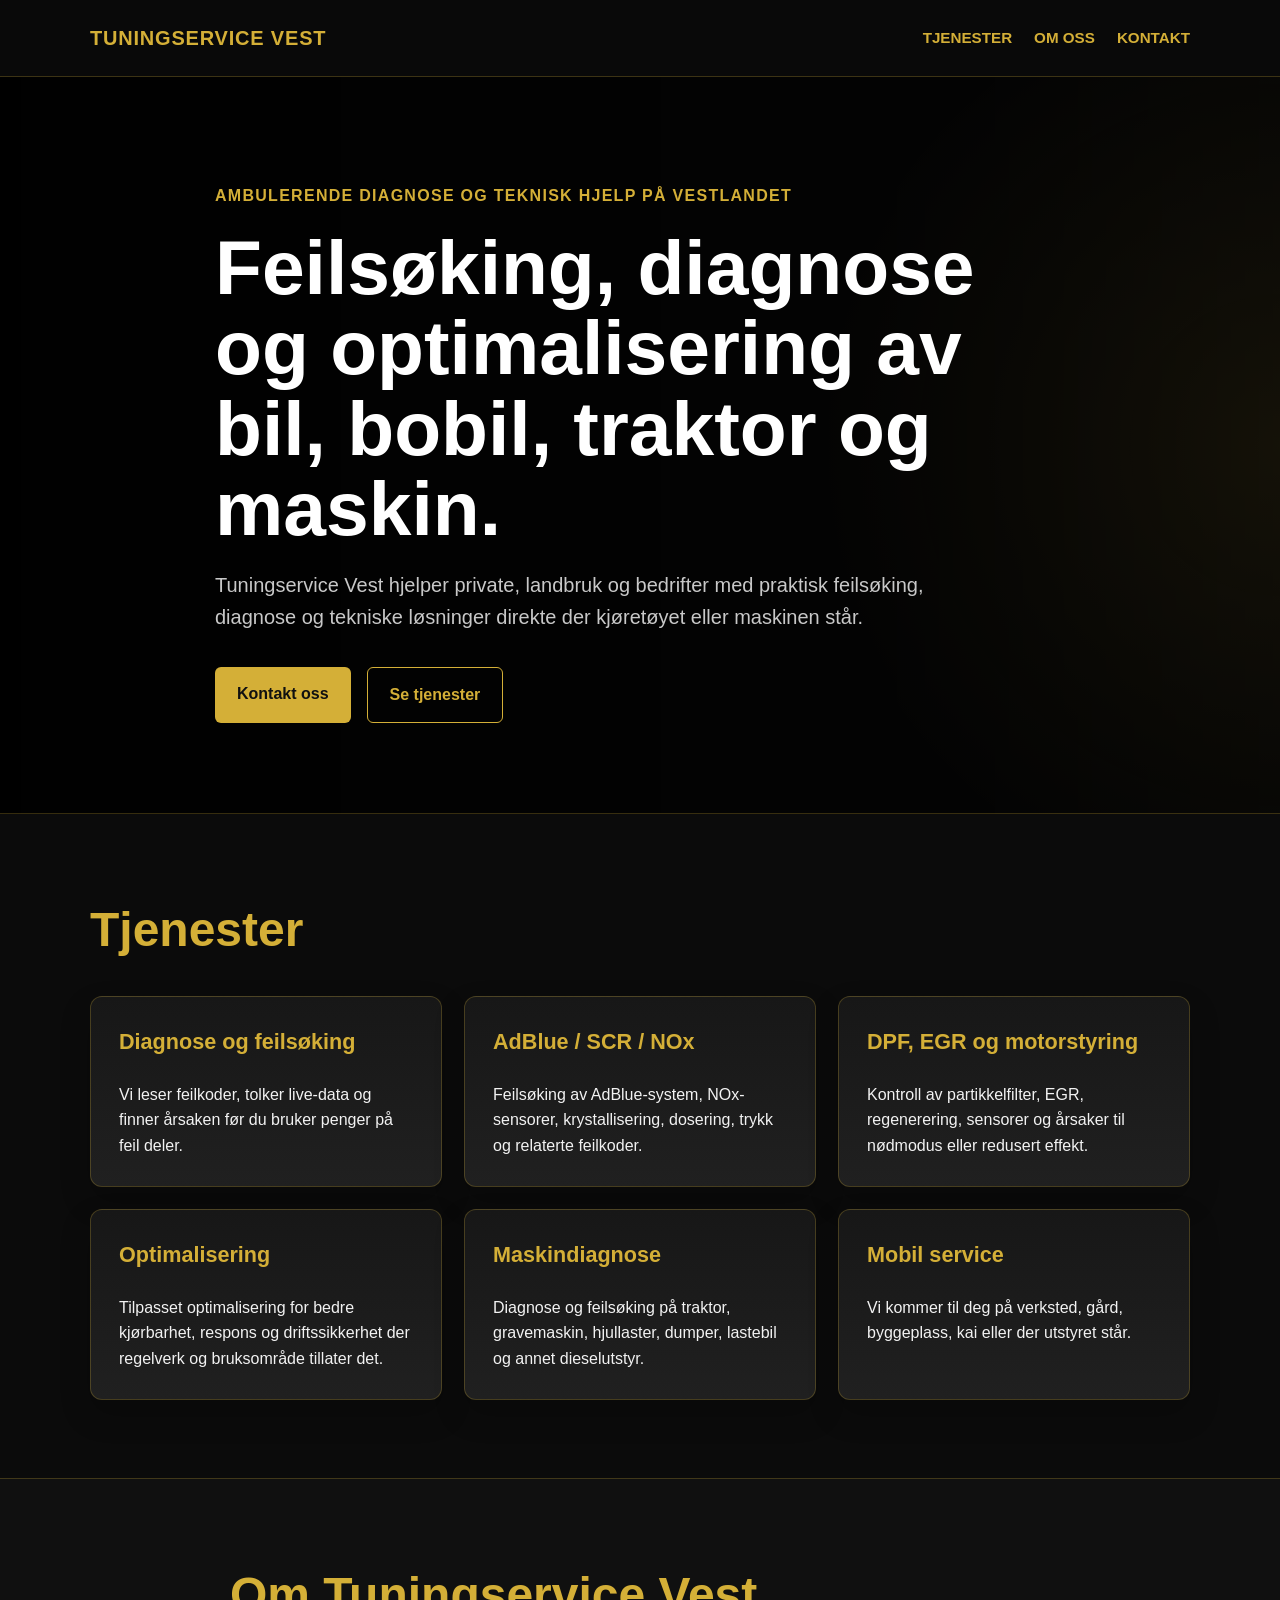
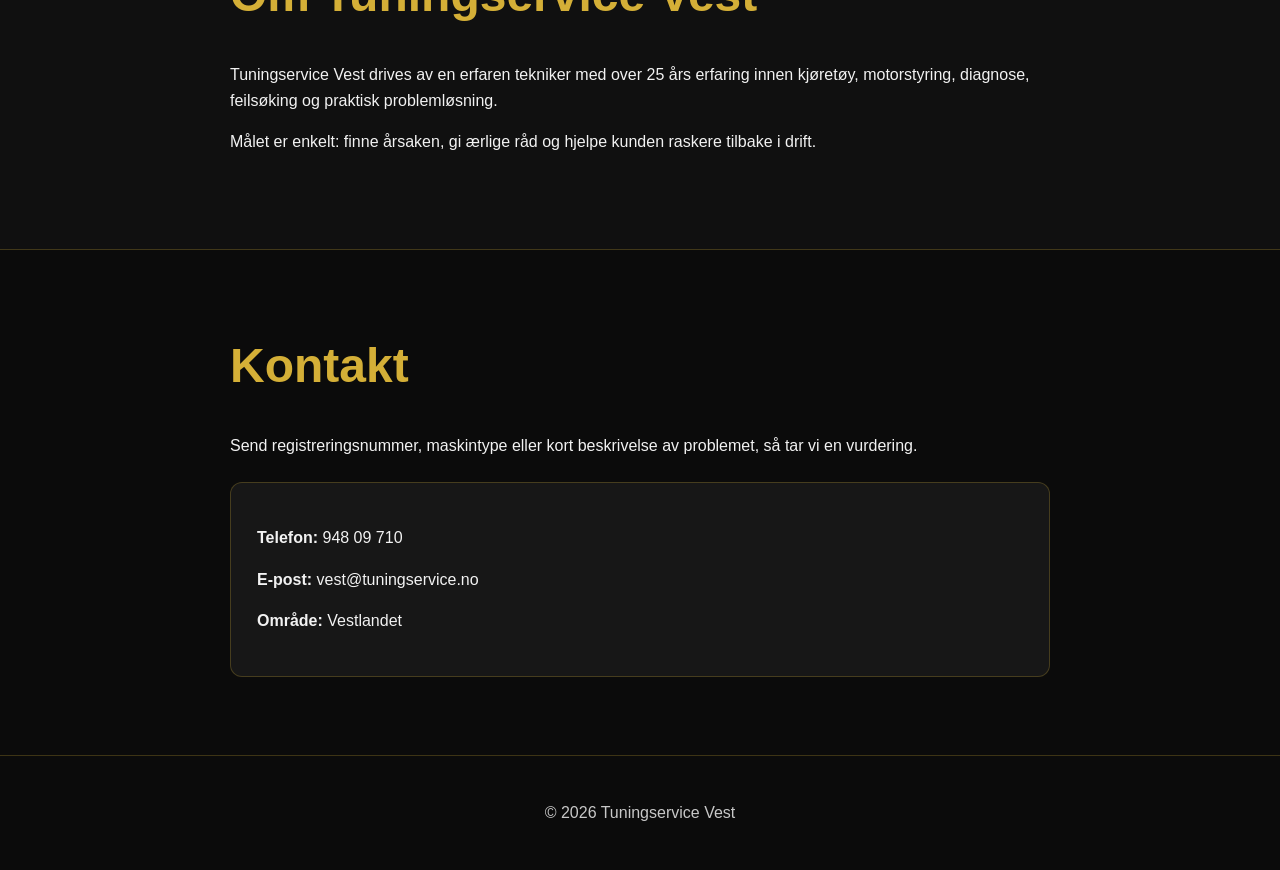
<file: index.html>
<!DOCTYPE html>
<html lang="no">
<head>
  <meta charset="UTF-8" />
  <meta name="viewport" content="width=device-width, initial-scale=1.0" />
  <title>Tuningservice Vest – Diagnose og optimalisering på Vestlandet</title>
  <link rel="stylesheet" href="style.css" />
</head>
<body>

<header class="site-header">
  <div class="container nav-wrapper">
    <div class="brand">Tuningservice Vest</div>
    <nav>
      <a href="#tjenester">Tjenester</a>
      <a href="#om">Om oss</a>
      <a href="#kontakt">Kontakt</a>
    </nav>
  </div>
</header>

<main>

<section class="hero">
  <div class="container hero-content">
    <p class="eyebrow">Ambulerende diagnose og teknisk hjelp på Vestlandet</p>
    <h1>Feilsøking, diagnose og optimalisering av bil, bobil, traktor og maskin.</h1>
    <p class="lead">
      Tuningservice Vest hjelper private, landbruk og bedrifter med praktisk feilsøking,
      diagnose og tekniske løsninger direkte der kjøretøyet eller maskinen står.
    </p>
    <div class="hero-buttons">
      <a class="btn primary" href="#kontakt">Kontakt oss</a>
      <a class="btn secondary" href="#tjenester">Se tjenester</a>
    </div>
  </div>
</section>

<section id="tjenester" class="section">
  <div class="container">
    <h2>Tjenester</h2>
    <div class="cards">
      <article class="card">
        <h3>Diagnose og feilsøking</h3>
        <p>
          Vi leser feilkoder, tolker live-data og finner årsaken før du bruker penger på feil deler.
        </p>
      </article>

      <article class="card">
        <h3>AdBlue / SCR / NOx</h3>
        <p>
          Feilsøking av AdBlue-system, NOx-sensorer, krystallisering, dosering, trykk og relaterte feilkoder.
        </p>
      </article>

      <article class="card">
        <h3>DPF, EGR og motorstyring</h3>
        <p>
          Kontroll av partikkelfilter, EGR, regenerering, sensorer og årsaker til nødmodus eller redusert effekt.
        </p>
      </article>

      <article class="card">
        <h3>Optimalisering</h3>
        <p>
          Tilpasset optimalisering for bedre kjørbarhet, respons og driftssikkerhet der regelverk og bruksområde tillater det.
        </p>
      </article>

      <article class="card">
        <h3>Maskindiagnose</h3>
        <p>
          Diagnose og feilsøking på traktor, gravemaskin, hjullaster, dumper, lastebil og annet dieselutstyr.
        </p>
      </article>

      <article class="card">
        <h3>Mobil service</h3>
        <p>
          Vi kommer til deg på verksted, gård, byggeplass, kai eller der utstyret står.
        </p>
      </article>
    </div>
  </div>
</section>

<section id="om" class="section about">
  <div class="container narrow">
    <h2>Om Tuningservice Vest</h2>
    <p>
      Tuningservice Vest drives av en erfaren tekniker med over 25 års erfaring innen kjøretøy,
      motorstyring, diagnose, feilsøking og praktisk problemløsning.
    </p>
    <p>
      Målet er enkelt: finne årsaken, gi ærlige råd og hjelpe kunden raskere tilbake i drift.
    </p>
  </div>
</section>

<section id="kontakt" class="section contact">
  <div class="container narrow">
    <h2>Kontakt</h2>
    <p>
      Send registreringsnummer, maskintype eller kort beskrivelse av problemet, så tar vi en vurdering.
    </p>

    <div class="contact-box">
      <p><strong>Telefon:</strong> 948 09 710</p>
      <p><strong>E-post:</strong> vest@tuningservice.no</p>
      <p><strong>Område:</strong> Vestlandet</p>
    </div>
  </div>
</section>

</main>

<footer>
  <div class="container">
    <p>© 2026 Tuningservice Vest</p>
  </div>
</footer>

</body>
</html>
</file>
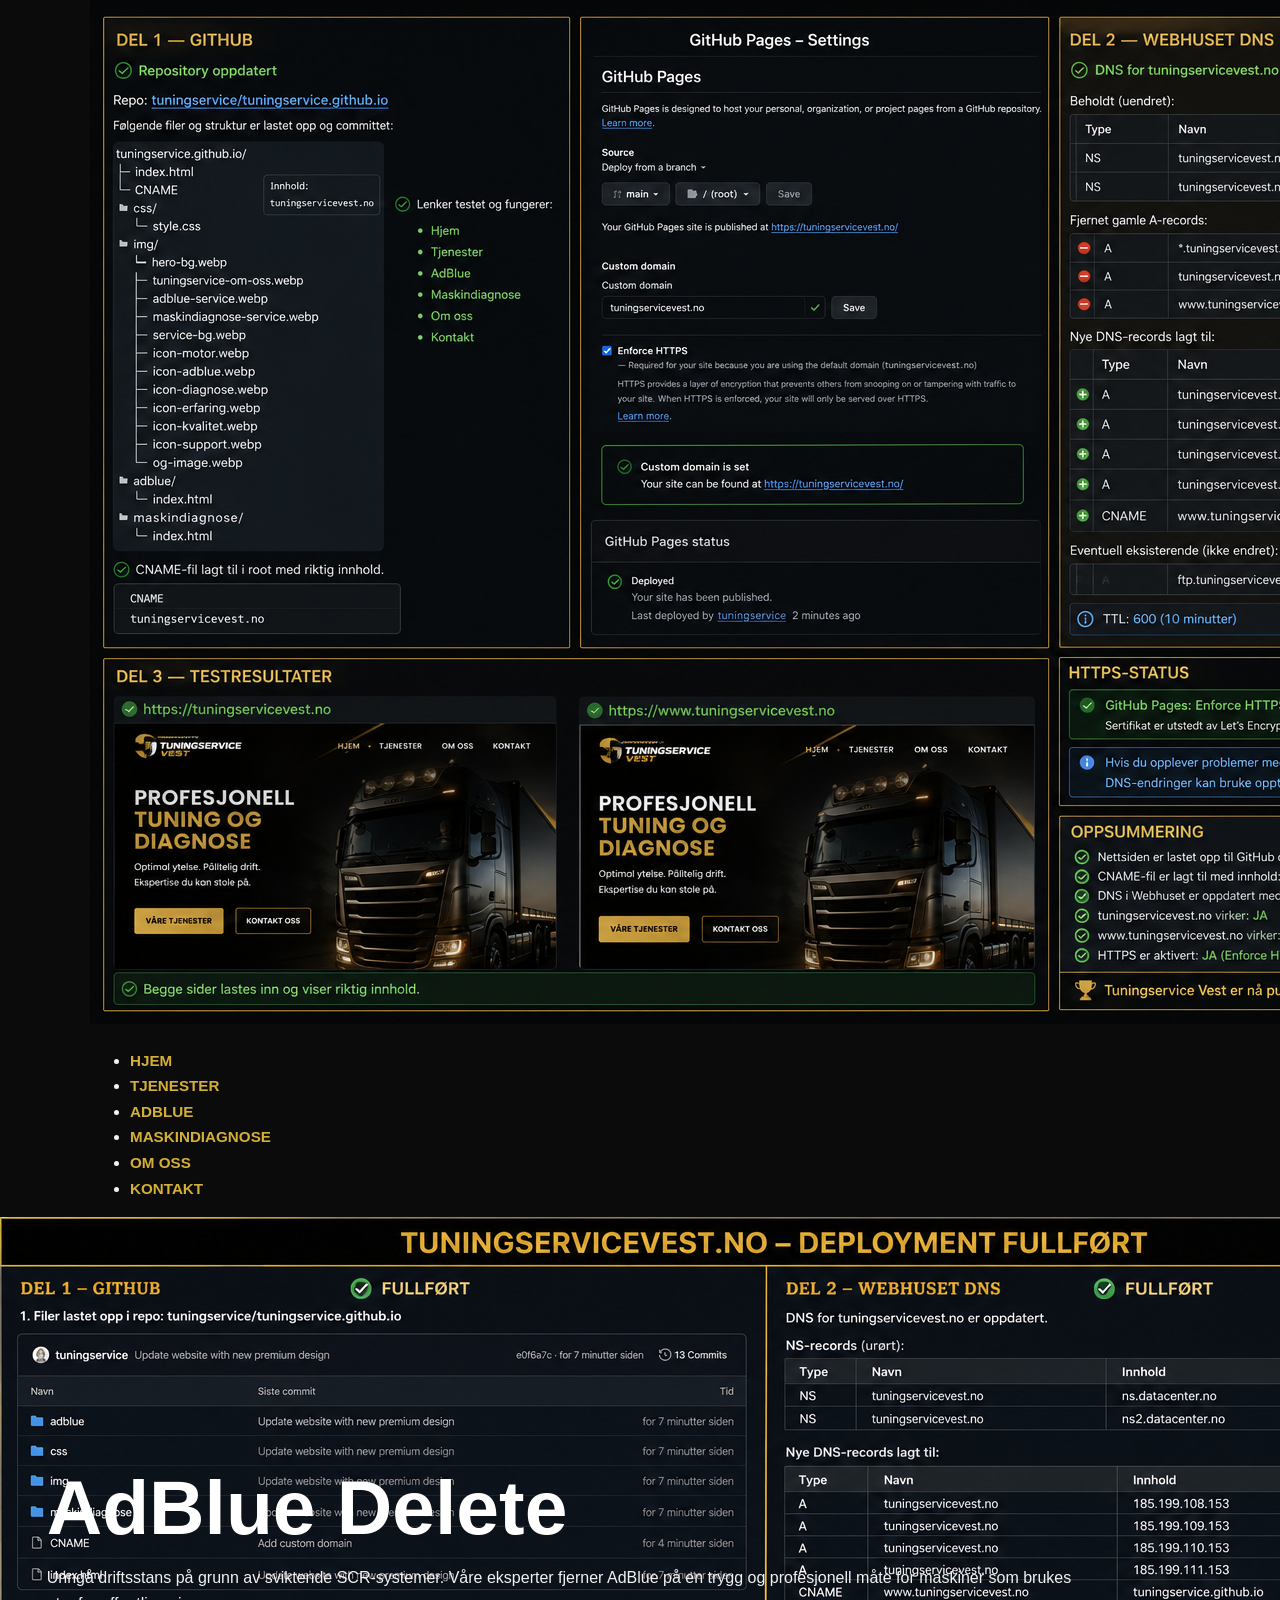
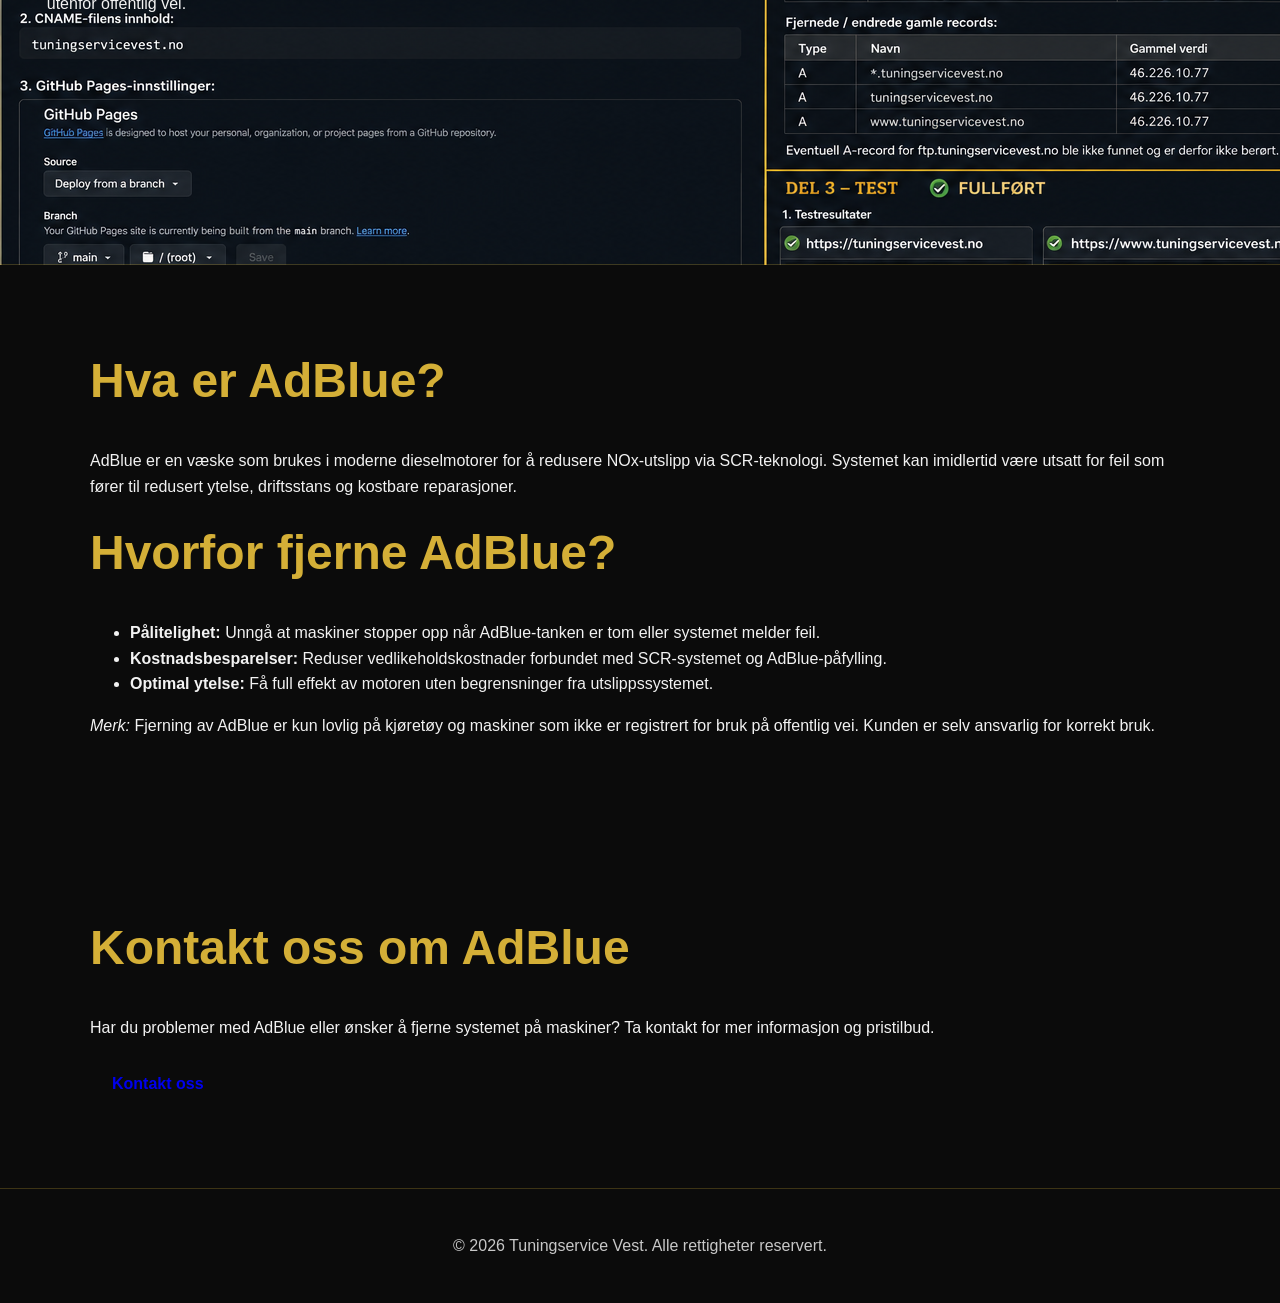
<file: adblue/index.html>
<!DOCTYPE html>
<html lang="no">
<head>
    <meta charset="UTF-8">
    <meta name="viewport" content="width=device-width, initial-scale=1.0">
    <title>AdBlue Delete – Tuningservice Vest</title>
    <!-- Updated path for CSS file moved to root directory -->
    <link rel="stylesheet" href="../style.css">
</head>
<body>
    <header class="header">
        <div class="container header__inner">
            <a href="../index.html" class="logo">
                <img src="../logo.png" alt="Tuningservice Vest logo">
            </a>
            <nav class="nav">
                <ul class="nav__list">
                    <li><a href="../index.html">Hjem</a></li>
                    <li><a href="../index.html#services">Tjenester</a></li>
                    <li><a href="index.html" class="active">AdBlue</a></li>
                    <li><a href="../maskindiagnose/index.html">Maskindiagnose</a></li>
                    <li><a href="../index.html#about">Om oss</a></li>
                    <li><a href="../index.html#contact">Kontakt</a></li>
                </ul>
            </nav>
        </div>
    </header>

    <!-- Hero -->
    <!-- Updated image path since images will be placed in root directory -->
    <section class="hero" style="background-image: url('../adblue-system.png');">
        <div class="overlay">
            <div class="container hero__content">
                <h1>AdBlue Delete</h1>
                <p>Unngå driftsstans på grunn av sviktende SCR‑systemer. Våre eksperter fjerner AdBlue på en trygg og profesjonell måte for maskiner som brukes utenfor offentlig vei.</p>
            </div>
        </div>
    </section>

    <section class="section">
        <div class="container">
            <h2>Hva er AdBlue?</h2>
            <p>AdBlue er en væske som brukes i moderne dieselmotorer for å redusere NOx‑utslipp via SCR‑teknologi. Systemet kan imidlertid være utsatt for feil som fører til redusert ytelse, driftsstans og kostbare reparasjoner.</p>
            <h2>Hvorfor fjerne AdBlue?</h2>
            <ul>
                <li><strong>Pålitelighet:</strong> Unngå at maskiner stopper opp når AdBlue‑tanken er tom eller systemet melder feil.</li>
                <li><strong>Kostnadsbesparelser:</strong> Reduser vedlikeholdskostnader forbundet med SCR‑systemet og AdBlue‑påfylling.</li>
                <li><strong>Optimal ytelse:</strong> Få full effekt av motoren uten begrensninger fra utslippssystemet.</li>
            </ul>
            <p><em>Merk:</em> Fjerning av AdBlue er kun lovlig på kjøretøy og maskiner som ikke er registrert for bruk på offentlig vei. Kunden er selv ansvarlig for korrekt bruk.</p>
        </div>
    </section>

    <section class="section contact">
        <div class="container contact__inner">
            <h2>Kontakt oss om AdBlue</h2>
            <p>Har du problemer med AdBlue eller ønsker å fjerne systemet på maskiner? Ta kontakt for mer informasjon og pristilbud.</p>
            <a href="../index.html#contact" class="btn">Kontakt oss</a>
        </div>
    </section>

    <footer class="footer">
        <div class="container footer__inner">
            <p>&copy; 2026 Tuningservice Vest. Alle rettigheter reservert.</p>
        </div>
    </footer>
</body>
</html>
</file>
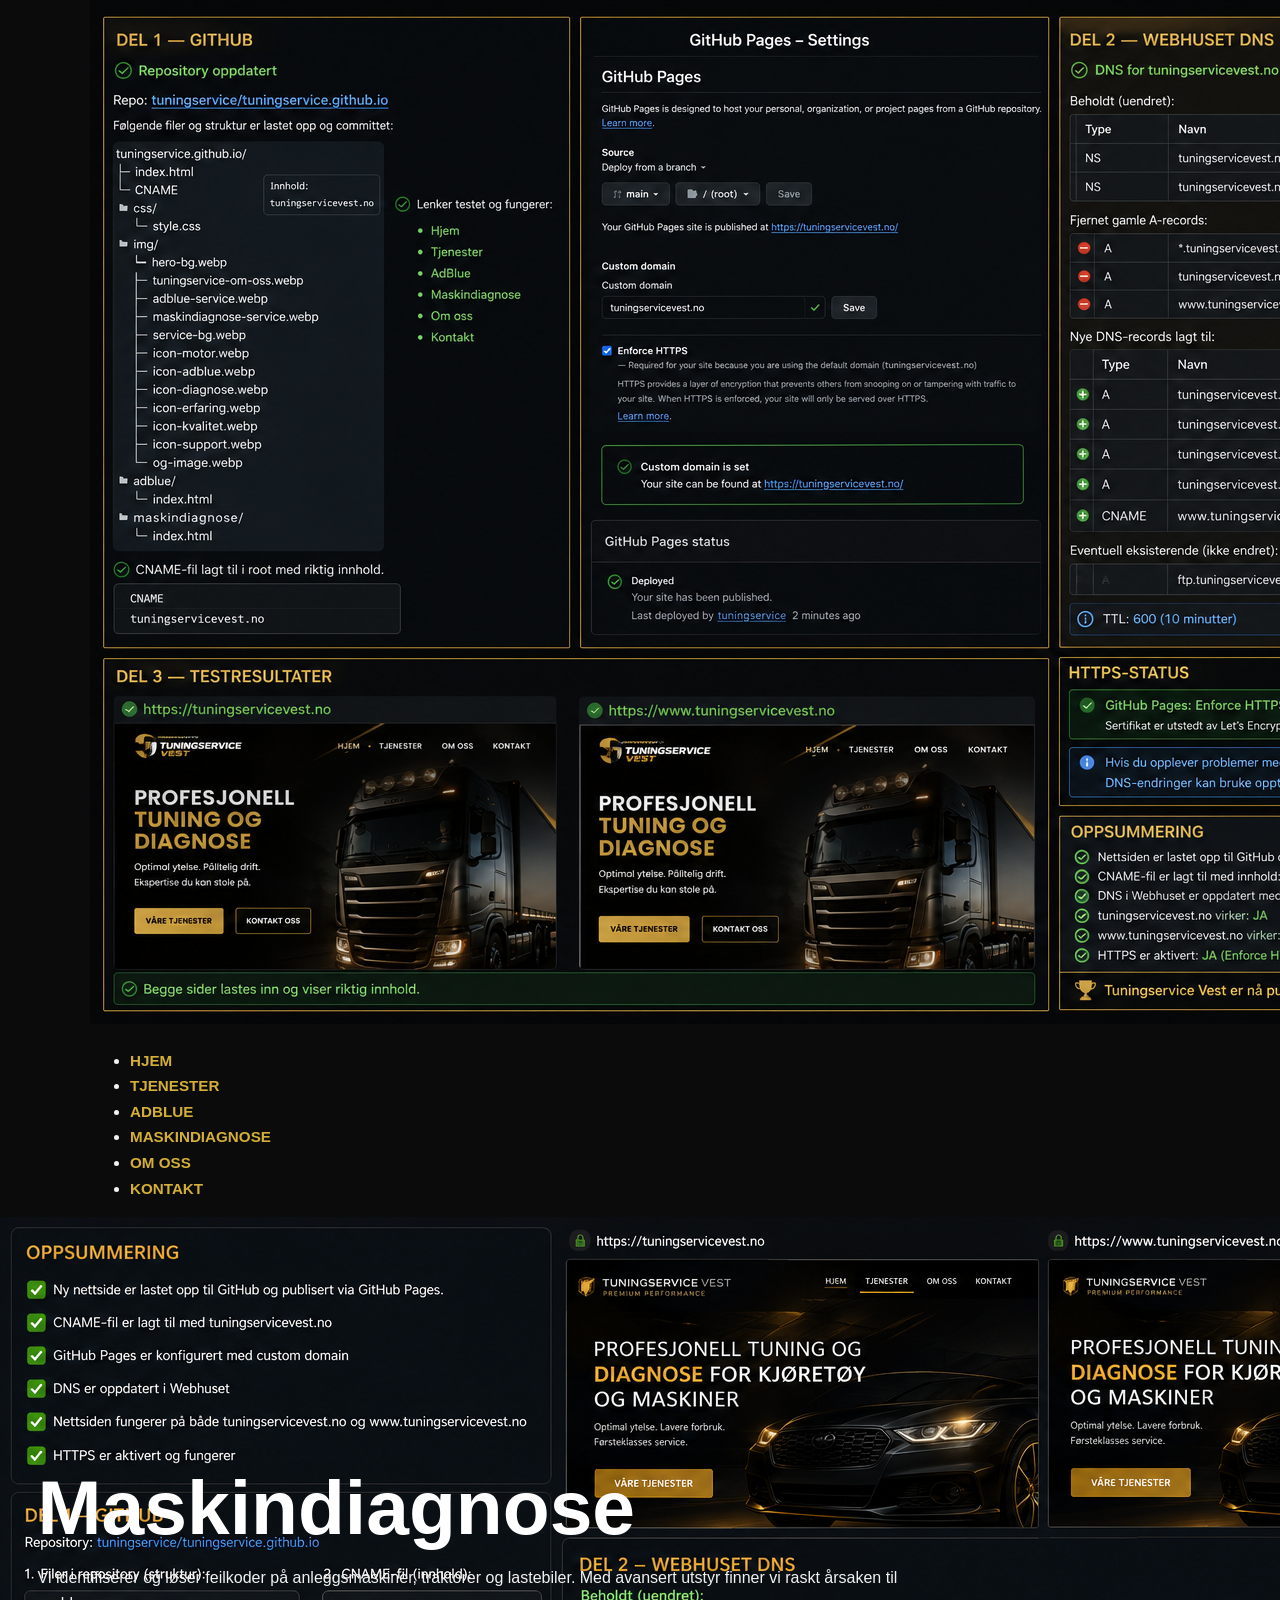
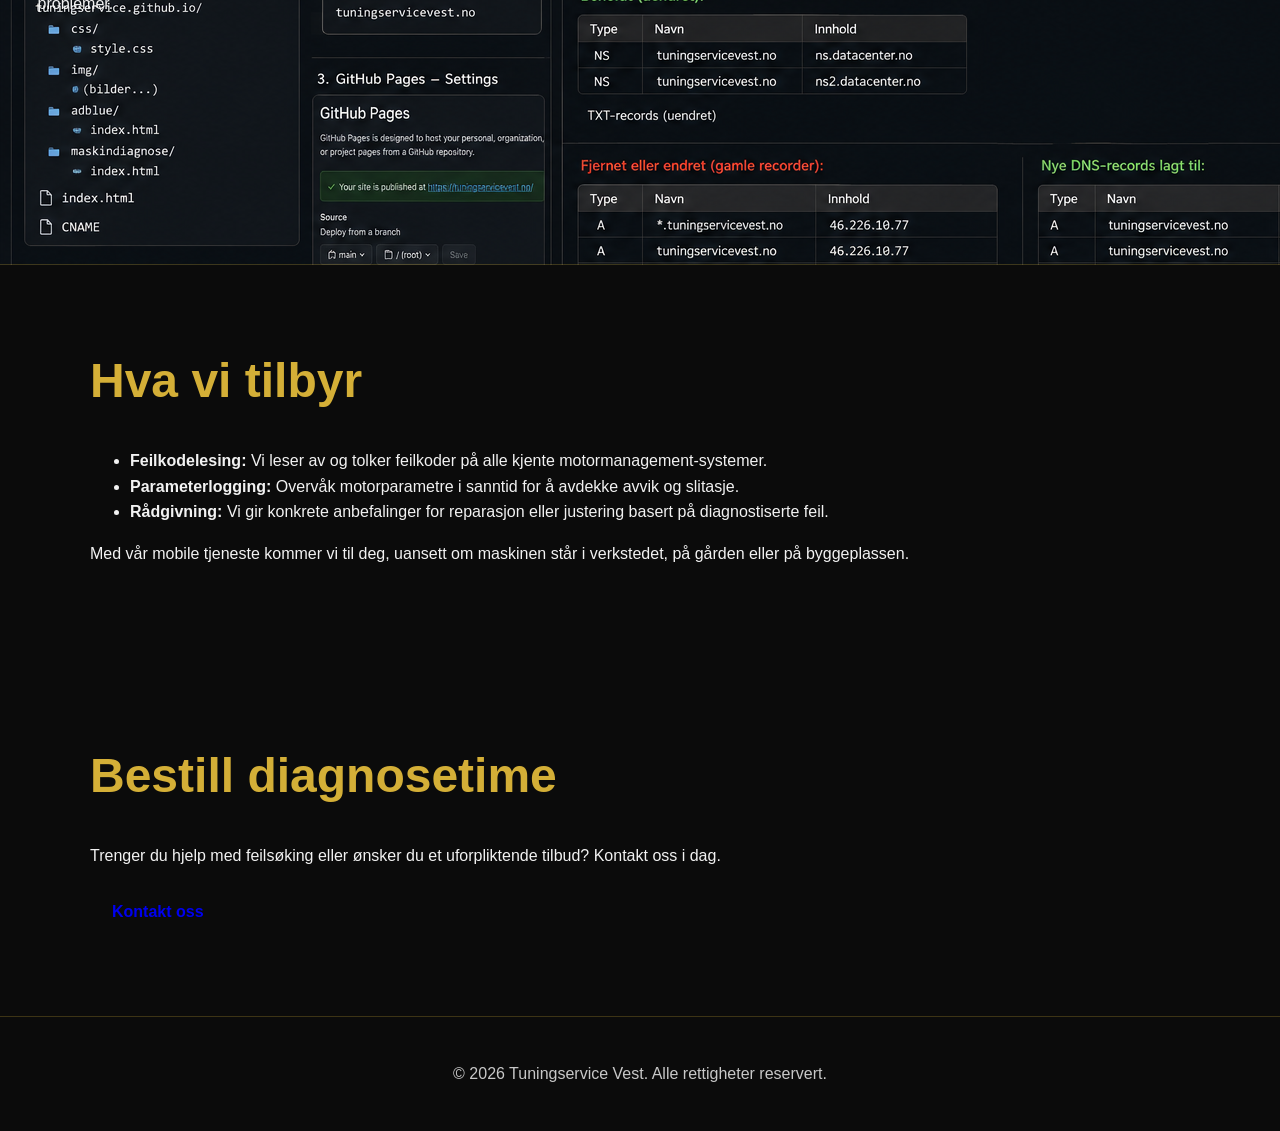
<file: maskindiagnose/index.html>
<!DOCTYPE html>
<html lang="no">
<head>
    <meta charset="UTF-8">
    <meta name="viewport" content="width=device-width, initial-scale=1.0">
    <title>Maskindiagnose – Tuningservice Vest</title>
    <!-- Updated path for CSS file moved to root directory -->
    <link rel="stylesheet" href="../style.css">
</head>
<body>
    <header class="header">
        <div class="container header__inner">
            <a href="../index.html" class="logo">
                <img src="../logo.png" alt="Tuningservice Vest logo">
            </a>
            <nav class="nav">
                <ul class="nav__list">
                    <li><a href="../index.html">Hjem</a></li>
                    <li><a href="../index.html#services">Tjenester</a></li>
                    <li><a href="../adblue/index.html">AdBlue</a></li>
                    <li><a href="index.html" class="active">Maskindiagnose</a></li>
                    <li><a href="../index.html#about">Om oss</a></li>
                    <li><a href="../index.html#contact">Kontakt</a></li>
                </ul>
            </nav>
        </div>
    </header>

    <!-- Hero section -->
    <!-- Updated image path since images will be placed in root directory -->
    <section class="hero" style="background-image: url('../hero-machine.png');">
        <div class="overlay">
            <div class="container hero__content">
                <h1>Maskindiagnose</h1>
                <p>Vi identifiserer og løser feilkoder på anleggsmaskiner, traktorer og lastebiler. Med avansert utstyr finner vi raskt årsaken til problemer.</p>
            </div>
        </div>
    </section>

    <section class="section">
        <div class="container">
            <h2>Hva vi tilbyr</h2>
            <ul>
                <li><strong>Feilkodelesing:</strong> Vi leser av og tolker feilkoder på alle kjente motormanagement‑systemer.</li>
                <li><strong>Parameterlogging:</strong> Overvåk motorparametre i sanntid for å avdekke avvik og slitasje.</li>
                <li><strong>Rådgivning:</strong> Vi gir konkrete anbefalinger for reparasjon eller justering basert på diagnostiserte feil.</li>
            </ul>
            <p>Med vår mobile tjeneste kommer vi til deg, uansett om maskinen står i verkstedet, på gården eller på byggeplassen.</p>
        </div>
    </section>

    <section class="section contact">
        <div class="container contact__inner">
            <h2>Bestill diagnosetime</h2>
            <p>Trenger du hjelp med feilsøking eller ønsker du et uforpliktende tilbud? Kontakt oss i dag.</p>
            <a href="../index.html#contact" class="btn">Kontakt oss</a>
        </div>
    </section>

    <footer class="footer">
        <div class="container footer__inner">
            <p>&copy; 2026 Tuningservice Vest. Alle rettigheter reservert.</p>
        </div>
    </footer>
</body>
</html>
</file>
<file: style.css>
:root {
  --bg: #0b0b0b;
  --panel: #171717;
  --panel-2: #202020;
  --text: #f2f2f2;
  --muted: #c8c8c8;
  --gold: #d4af37;
  --gold-dark: #a77f16;
  --border: rgba(212, 175, 55, 0.25);
}

* {
  box-sizing: border-box;
}

html {
  scroll-behavior: smooth;
}

body {
  margin: 0;
  font-family: Arial, Helvetica, sans-serif;
  background: var(--bg);
  color: var(--text);
  line-height: 1.6;
}

.container {
  width: min(1100px, 92%);
  margin: 0 auto;
}

.narrow {
  max-width: 820px;
}

.site-header {
  position: sticky;
  top: 0;
  z-index: 10;
  background: rgba(10, 10, 10, 0.95);
  border-bottom: 1px solid var(--border);
}

.nav-wrapper {
  min-height: 76px;
  display: flex;
  align-items: center;
  justify-content: space-between;
  gap: 24px;
}

.brand {
  font-size: 1.25rem;
  font-weight: 800;
  color: var(--gold);
  letter-spacing: 0.04em;
  text-transform: uppercase;
}

nav {
  display: flex;
  gap: 22px;
  flex-wrap: wrap;
}

nav a {
  color: var(--gold);
  text-decoration: none;
  font-weight: 700;
  font-size: 0.95rem;
  text-transform: uppercase;
}

nav a:hover {
  color: #fff;
}

.hero {
  min-height: 72vh;
  display: flex;
  align-items: center;
  background:
    linear-gradient(90deg, rgba(0,0,0,0.96), rgba(0,0,0,0.78), rgba(0,0,0,0.6)),
    radial-gradient(circle at right, rgba(212,175,55,0.20), transparent 35%);
  border-bottom: 1px solid var(--border);
}

.hero-content {
  padding: 90px 0;
  max-width: 850px;
}

.eyebrow {
  color: var(--gold);
  font-weight: 800;
  text-transform: uppercase;
  letter-spacing: 0.08em;
}

h1 {
  font-size: clamp(2.2rem, 6vw, 4.8rem);
  line-height: 1.05;
  margin: 18px 0;
  color: #fff;
}

.lead {
  max-width: 760px;
  font-size: 1.25rem;
  color: var(--muted);
}

.hero-buttons {
  display: flex;
  gap: 16px;
  flex-wrap: wrap;
  margin-top: 34px;
}

.btn {
  display: inline-block;
  padding: 14px 22px;
  border-radius: 6px;
  text-decoration: none;
  font-weight: 800;
}

.btn.primary {
  background: var(--gold);
  color: #101010;
}

.btn.secondary {
  border: 1px solid var(--gold);
  color: var(--gold);
}

.section {
  padding: 78px 0;
}

h2 {
  color: var(--gold);
  font-size: clamp(2rem, 4vw, 3rem);
  margin-top: 0;
  margin-bottom: 28px;
}

.cards {
  display: grid;
  grid-template-columns: repeat(3, 1fr);
  gap: 22px;
}

.card {
  background: linear-gradient(180deg, var(--panel), var(--panel-2));
  border: 1px solid var(--border);
  border-radius: 12px;
  padding: 28px;
  box-shadow: 0 14px 30px rgba(0,0,0,0.22);
}

.card h3 {
  color: var(--gold);
  margin-top: 0;
  font-size: 1.35rem;
}

.card p {
  color: var(--text);
  margin-bottom: 0;
}

.about {
  background: #101010;
  border-top: 1px solid var(--border);
  border-bottom: 1px solid var(--border);
}

.contact-box {
  margin-top: 24px;
  background: var(--panel);
  border: 1px solid var(--border);
  border-radius: 12px;
  padding: 26px;
}

footer {
  padding: 28px 0;
  border-top: 1px solid var(--border);
  color: var(--muted);
  text-align: center;
}

@media (max-width: 800px) {
  .nav-wrapper {
    align-items: flex-start;
    flex-direction: column;
    padding: 18px 0;
  }

  nav {
    gap: 14px;
  }

  .cards {
    grid-template-columns: 1fr;
  }

  .hero {
    min-height: auto;
  }
}
</file>
